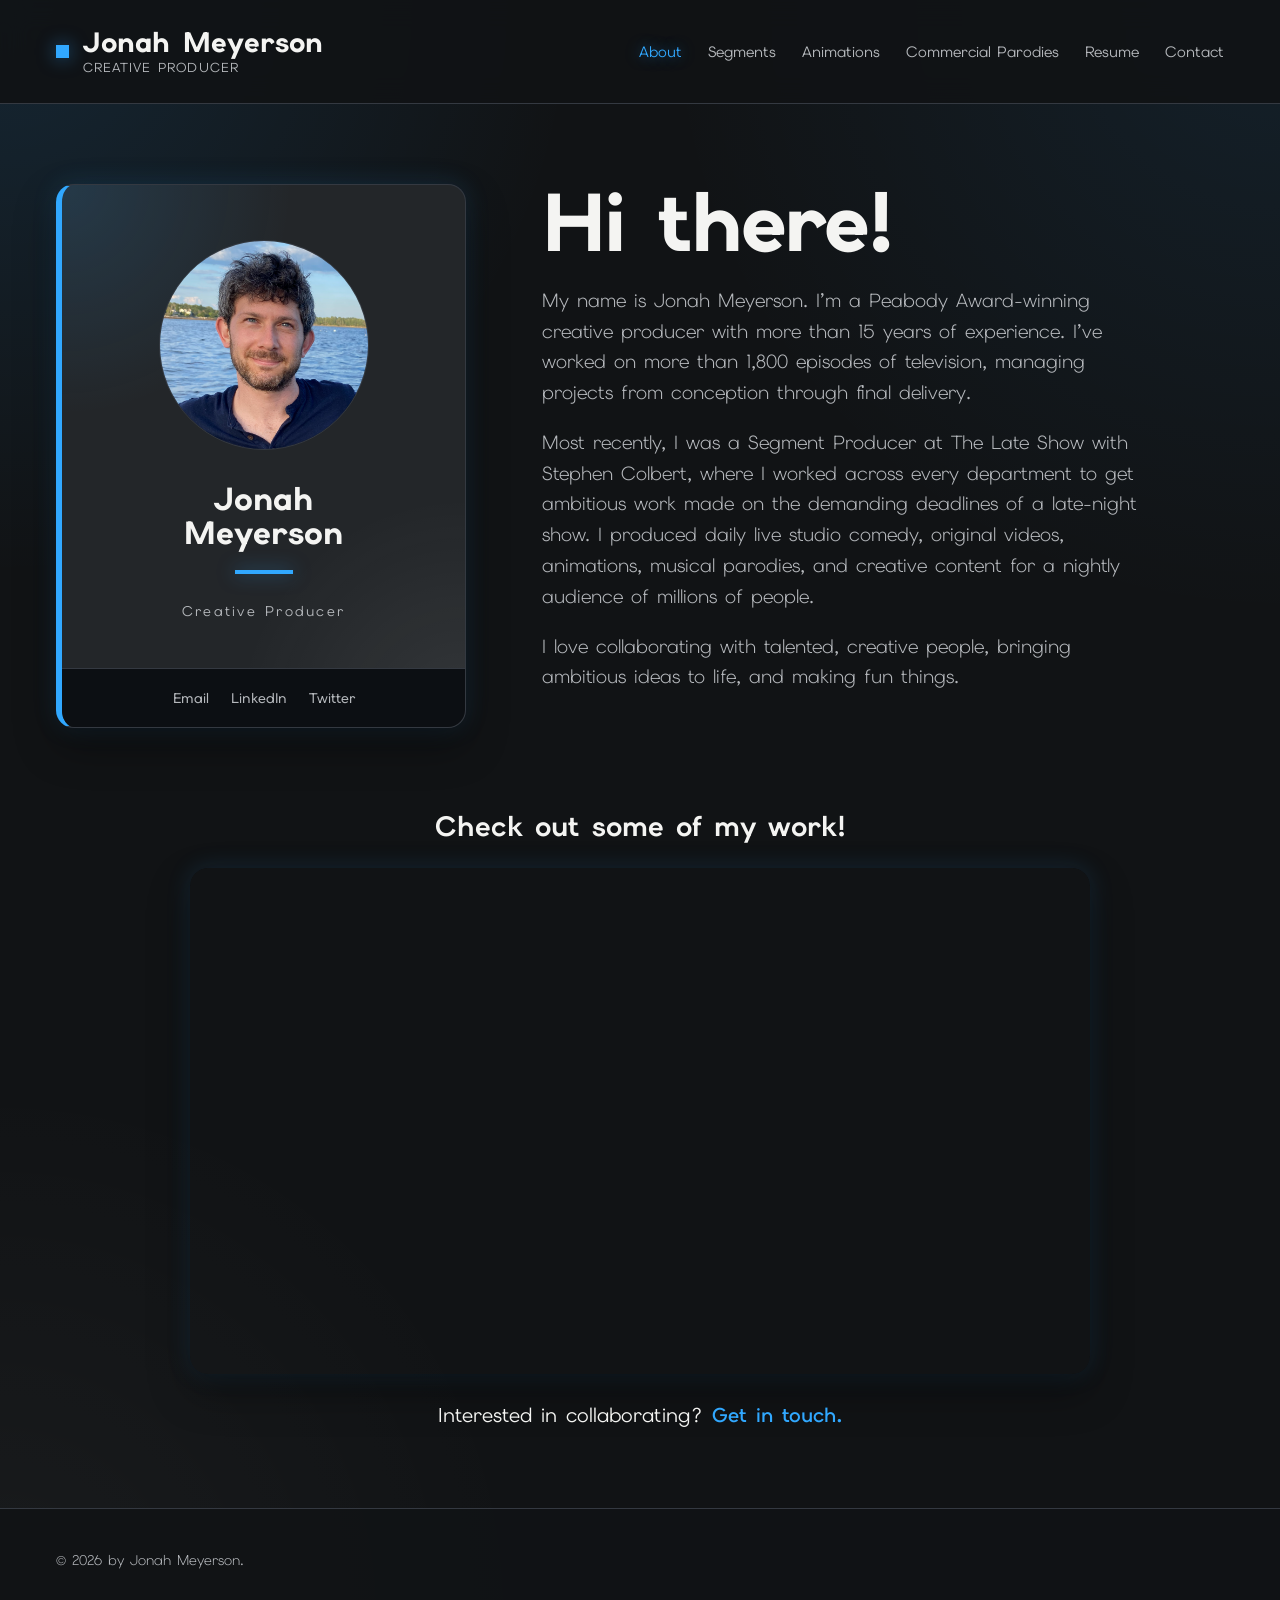
<file: index.html>
<!DOCTYPE html>
<html lang="en">
<head>
  <meta charset="UTF-8" />
  <meta name="viewport" content="width=device-width, initial-scale=1.0" />
  <title>Jonah Meyerson | About</title>
  <link rel="stylesheet" href="style.css" />
  <meta property="og:title" content="Jonah Meyerson" />
  <meta property="og:description" content="Creative Producer" />
  <meta property="og:image" content="https://jonahmeyerson.com/images/profile2.png" />
  <meta property="og:image:secure_url" content="https://jonahmeyerson.com/images/profile2.png" />
  <meta property="og:image:type" content="image/png" />
  <meta property="og:image:width" content="1200" />
  <meta property="og:image:height" content="1200" />
  <meta property="og:site_name" content="Jonah Meyerson" />
  <meta property="og:url" content="https://jonahmeyerson.com" />
  <meta property="og:type" content="website" />

  <meta name="twitter:card" content="summary_large_image" />
  <meta name="twitter:title" content="Jonah Meyerson" />
  <meta name="twitter:description" ccontent="Creative Producer" />
  <meta name="twitter:image" content="https://jonahmeyerson.com/images/profile2.png" />
</head>

<body>
  <header class="site-header">
    <div class="brand">
      <span class="blue-square"></span>
      <div class="brand-text">
        <a href="index.html" class="brand-name">Jonah Meyerson</a>
        <span class="brand-title">Creative Producer</span>
      </div>
    </div>

    <nav class="site-nav">
      <a href="index.html" class="active">About</a>
      <a href="segments.html">Segments</a>
      <a href="animations.html">Animations</a>
      <a href="commercial-parodies.html">Commercial Parodies</a>
      <a href="resume.html">Resume</a>
      <a href="contact.html">Contact</a>
    </nav>
  </header>

<main>
  <section class="page-section">
    <div class="about-section">
      <div class="profile-card">
        <img src="images/profile2.png" alt="Jonah Meyerson" class="profile-photo" />

        <h1>Jonah<br />Meyerson</h1>

        <div class="small-line"></div>

        <p class="profile-title">Creative Producer</p>

        <div class="social-links">
          <a href="mailto:jonahmeyerson@gmail.com">Email</a>
          <a href="https://www.linkedin.com/in/jonahmeyerson/" target="_blank">LinkedIn</a>
          <a href="https://x.com/jonahmeyerson" target="_blank">Twitter</a>
        </div>
      </div>

      <div class="intro-content">
        <h2>Hi there!</h2>

        <p>
          My name is Jonah Meyerson. I’m a Peabody Award-winning creative producer with more than 15 years of experience. I’ve worked on more than 1,800 episodes of television, managing projects from conception through final delivery.
        </p>

        <p>
          Most recently, I was a Segment Producer at The Late Show with Stephen Colbert, where I worked across every department to get ambitious work made on the demanding deadlines of a late-night show. I produced daily live studio comedy, original videos, 
          animations, musical parodies, and creative content for a nightly audience of millions of people.
        </p>

        <p>
          I love collaborating with talented, creative people, bringing ambitious ideas to life, and making fun things.
        </p>
      </div>
    </div>

    <div class="homepage-reel">
      <h3 class="reel-heading">Check out some of my work!</h3>

      <div class="about-reel">
        <iframe
          src="https://player.vimeo.com/video/1199527974?title=0&byline=0&portrait=0"
          allow="autoplay; fullscreen; picture-in-picture"
          allowfullscreen>
        </iframe>
      </div>

      <div class="about-cta">
        <p>
          Interested in collaborating?
          <a href="contact.html">Get in touch.</a>
        </p>
      </div>
    </div>
  </section>
</main>

  <footer class="site-footer">
    <p>© 2026 by Jonah Meyerson.</p>
  </footer>

  <script src="script.js"></script>
</body>
</html>
</file>
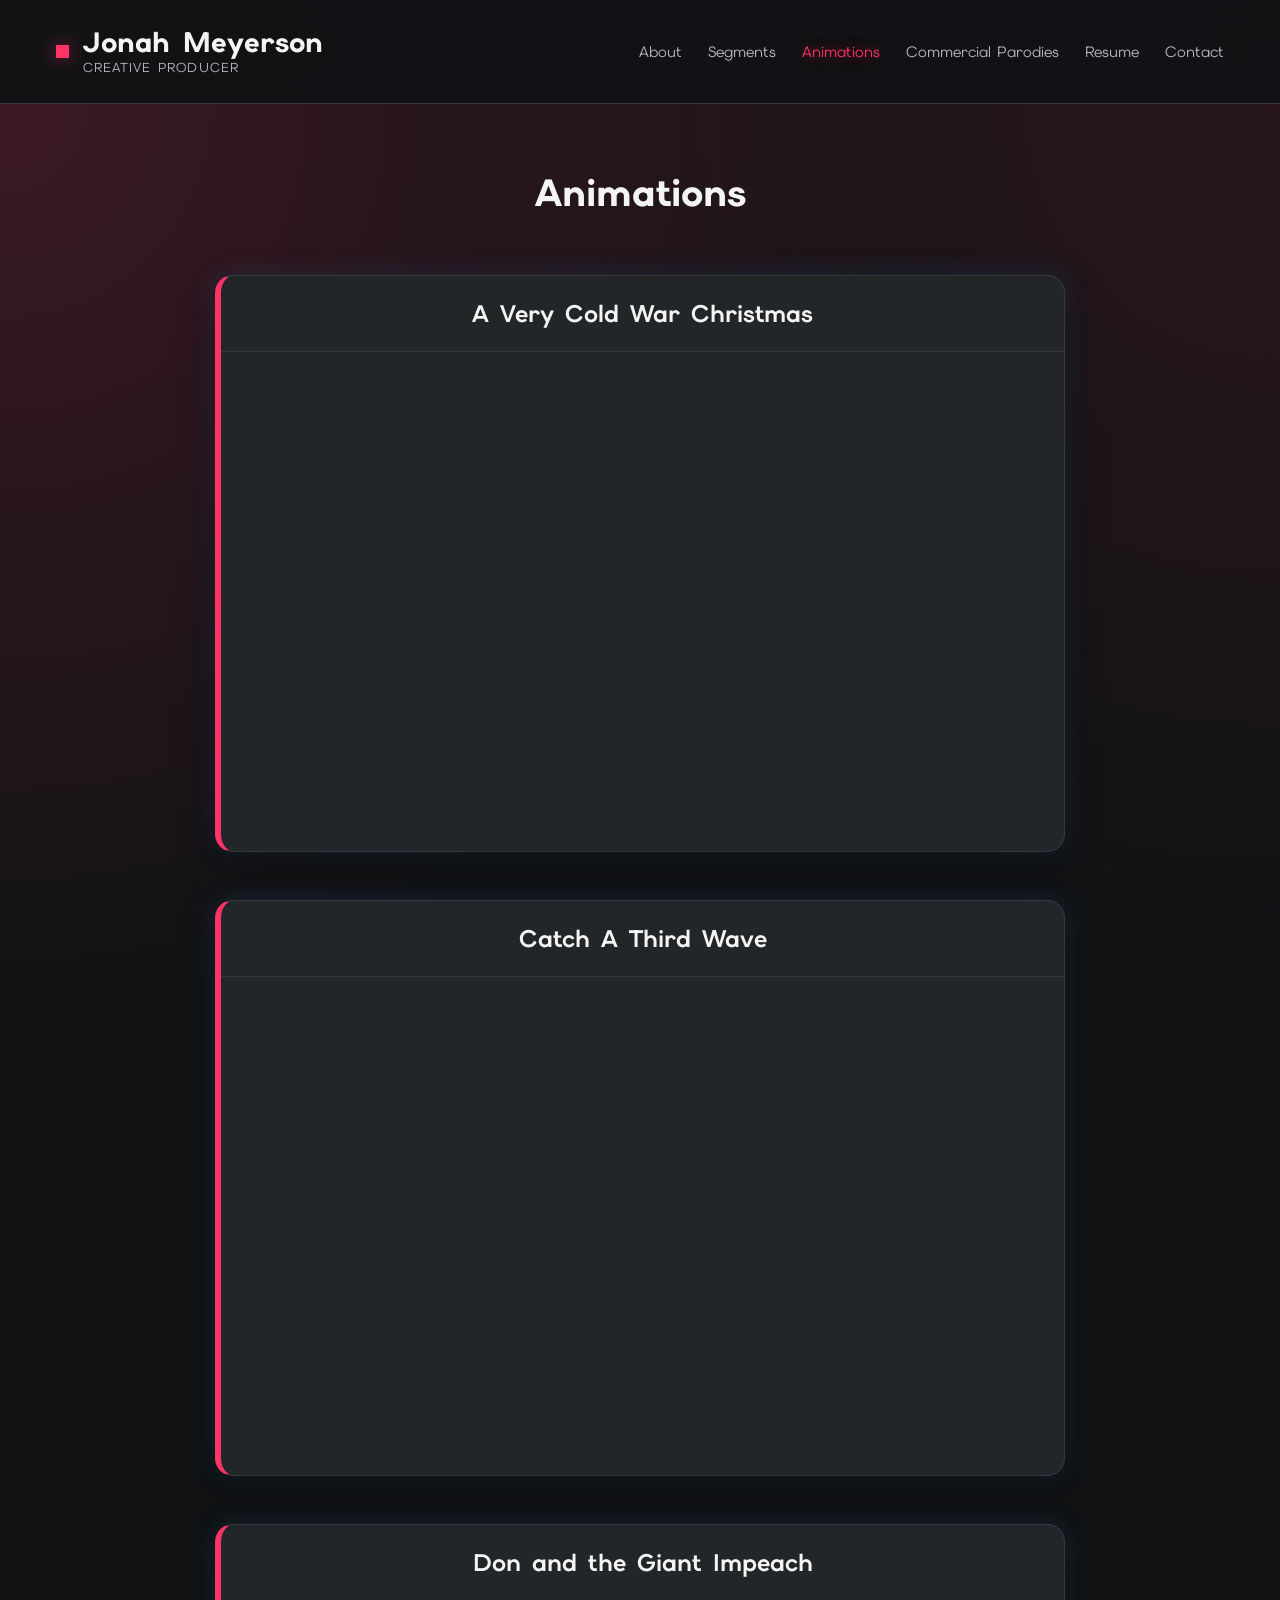
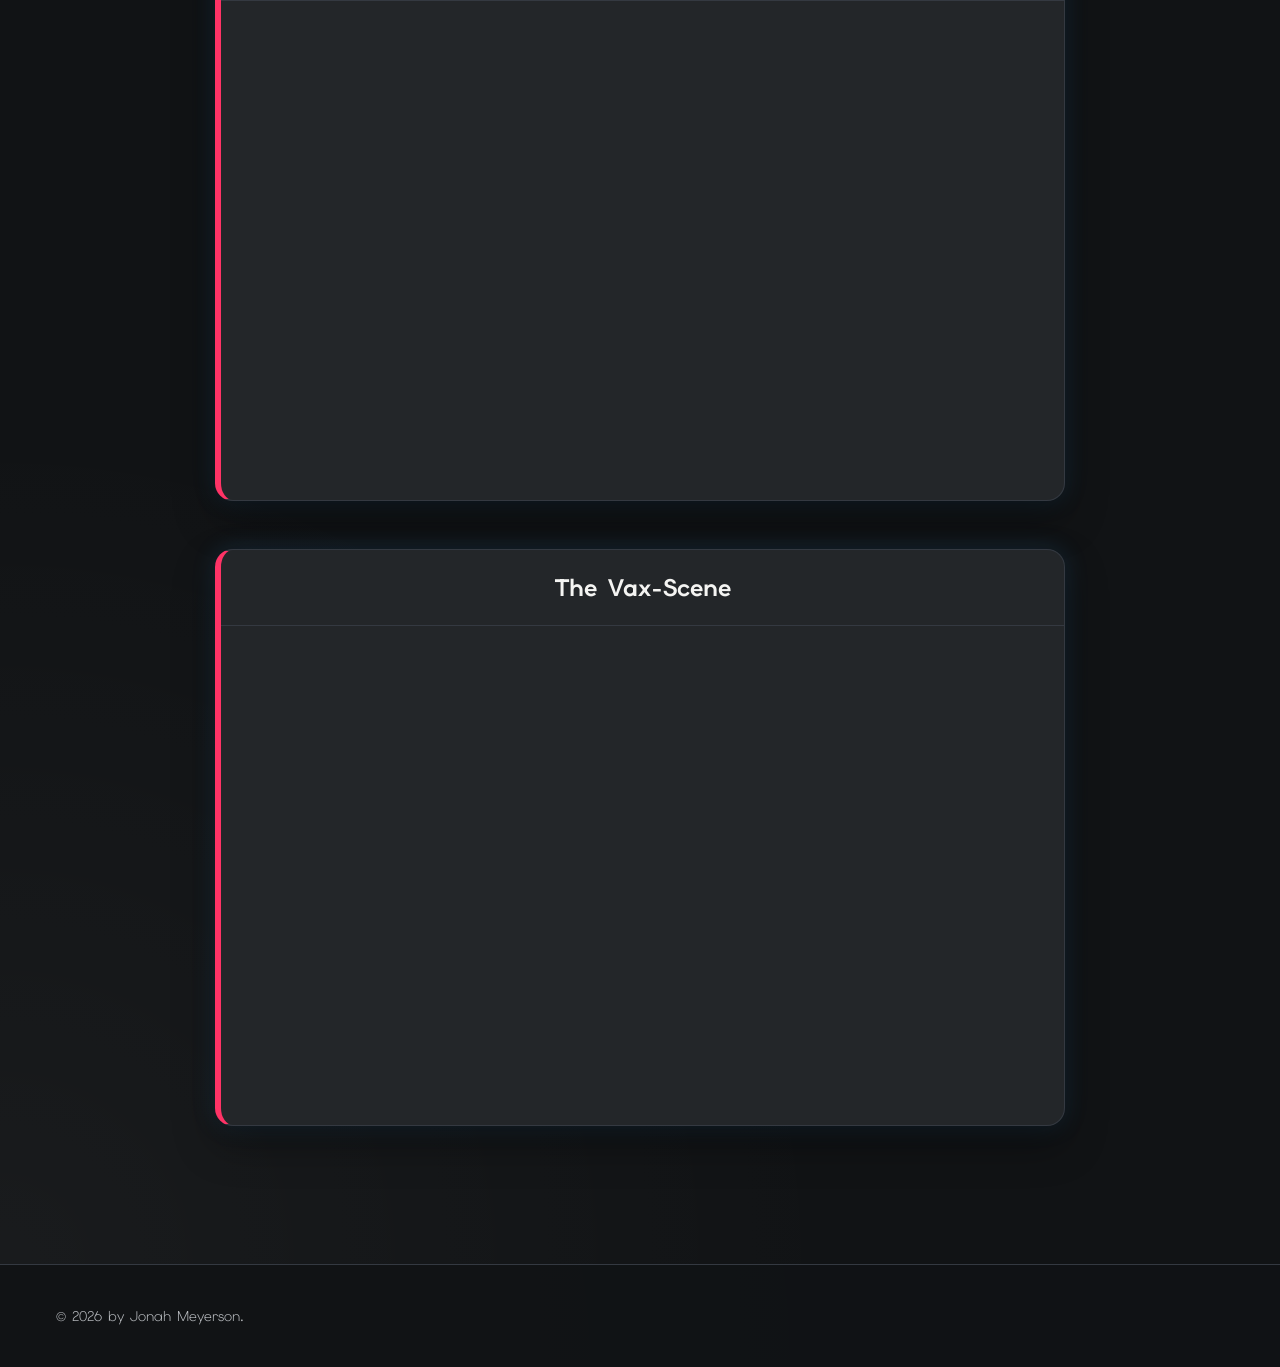
<file: animations.html>
<!DOCTYPE html>
<html lang="en">
<head>
  <meta charset="UTF-8" />
  <meta name="viewport" content="width=device-width, initial-scale=1.0" />
  <title>Jonah Meyerson | Animations</title>
  <link rel="stylesheet" href="style.css" />
</head>

<body>
  <header class="site-header">
    <div class="brand">
      <span class="blue-square"></span>
      <div class="brand-text">
        <a href="index.html" class="brand-name">Jonah Meyerson</a>
        <span class="brand-title">Creative Producer</span>
      </div>
    </div>

    <nav class="site-nav">
      <a href="index.html">About</a>
      <a href="segments.html">Segments</a>
      <a href="animations.html" class="active">Animations</a>
      <a href="commercial-parodies.html">Commercial Parodies</a>
      <a href="resume.html">Resume</a>
      <a href="contact.html">Contact</a>
    </nav>
  </header>

  <main>
    <section class="page-section portfolio-page">
      <div class="portfolio-inner">
        <h1>Animations</h1>
        <br>
        <article class="media-row">
          <h2 class="media-title">A Very Cold War Christmas</h2>

          <div class="media-video">
            <iframe
              src="https://player.vimeo.com/video/1199885007?title=0&byline=0&portrait=0"
              allow="autoplay; fullscreen; picture-in-picture"
              allowfullscreen>
            </iframe>
          </div>
        </article>

        <article class="media-row">
          <h2 class="media-title">Catch A Third Wave</h2>

          <div class="media-video">
            <iframe
              src="https://player.vimeo.com/video/1199885006?title=0&byline=0&portrait=0"
              allow="autoplay; fullscreen; picture-in-picture"
              allowfullscreen>
            </iframe>
          </div>
        </article>

        <article class="media-row">
          <h2 class="media-title">Don and the Giant Impeach</h2>

          <div class="media-video">
            <iframe
              src="https://player.vimeo.com/video/1199968792?title=0&byline=0&portrait=0" 
              allow="autoplay; fullscreen; picture-in-picture"
              allowfullscreen>
            </iframe>
          </div>
        </article>

        <article class="media-row">
          <h2 class="media-title">The Vax-Scene</h2>

          <div class="media-video">
            <iframe
              src="https://player.vimeo.com/video/1199885129?title=0&byline=0&portrait=0"
              allow="autoplay; fullscreen; picture-in-picture"
              allowfullscreen>
            </iframe>
          </div>
        </article>

      </div>
    </section>
  </main>

  <footer class="site-footer">
    <p>© 2026 by Jonah Meyerson.</p>
  </footer>

  <script src="script.js"></script>
</body>
</html>
</file>
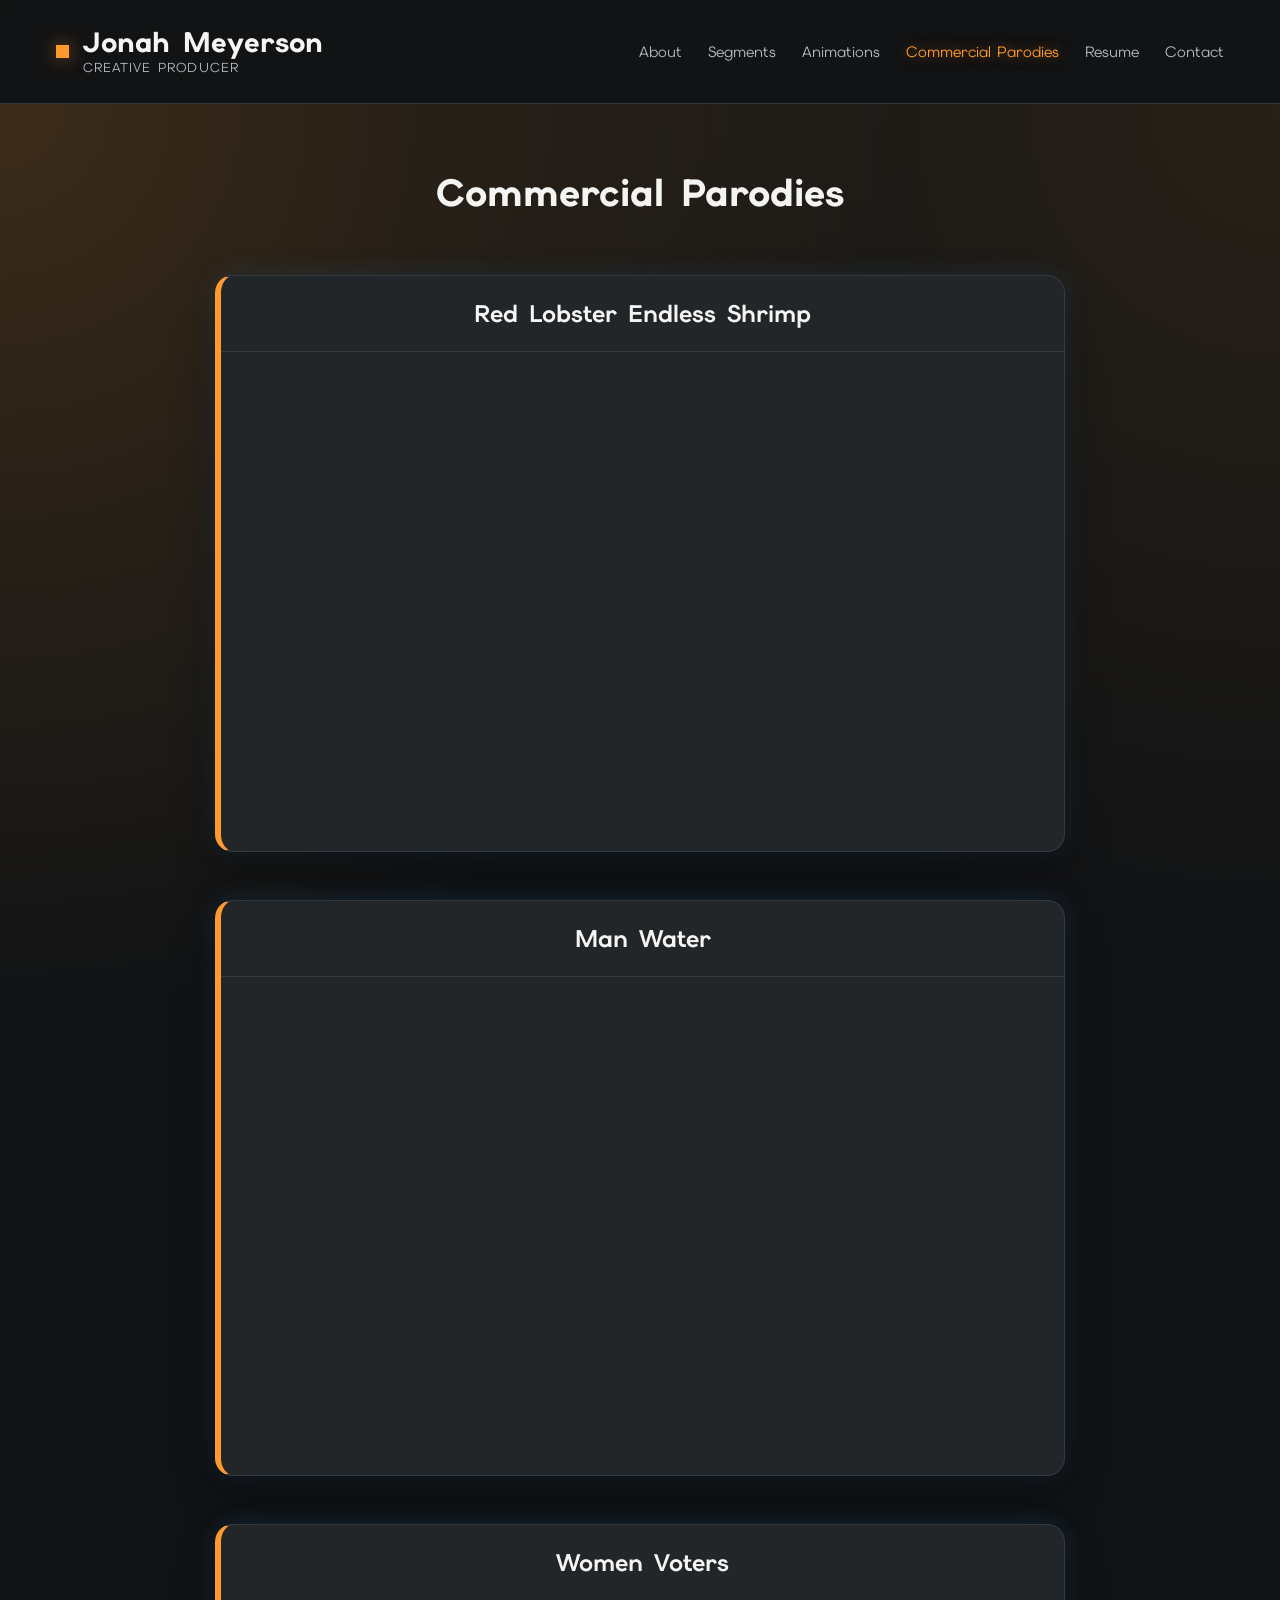
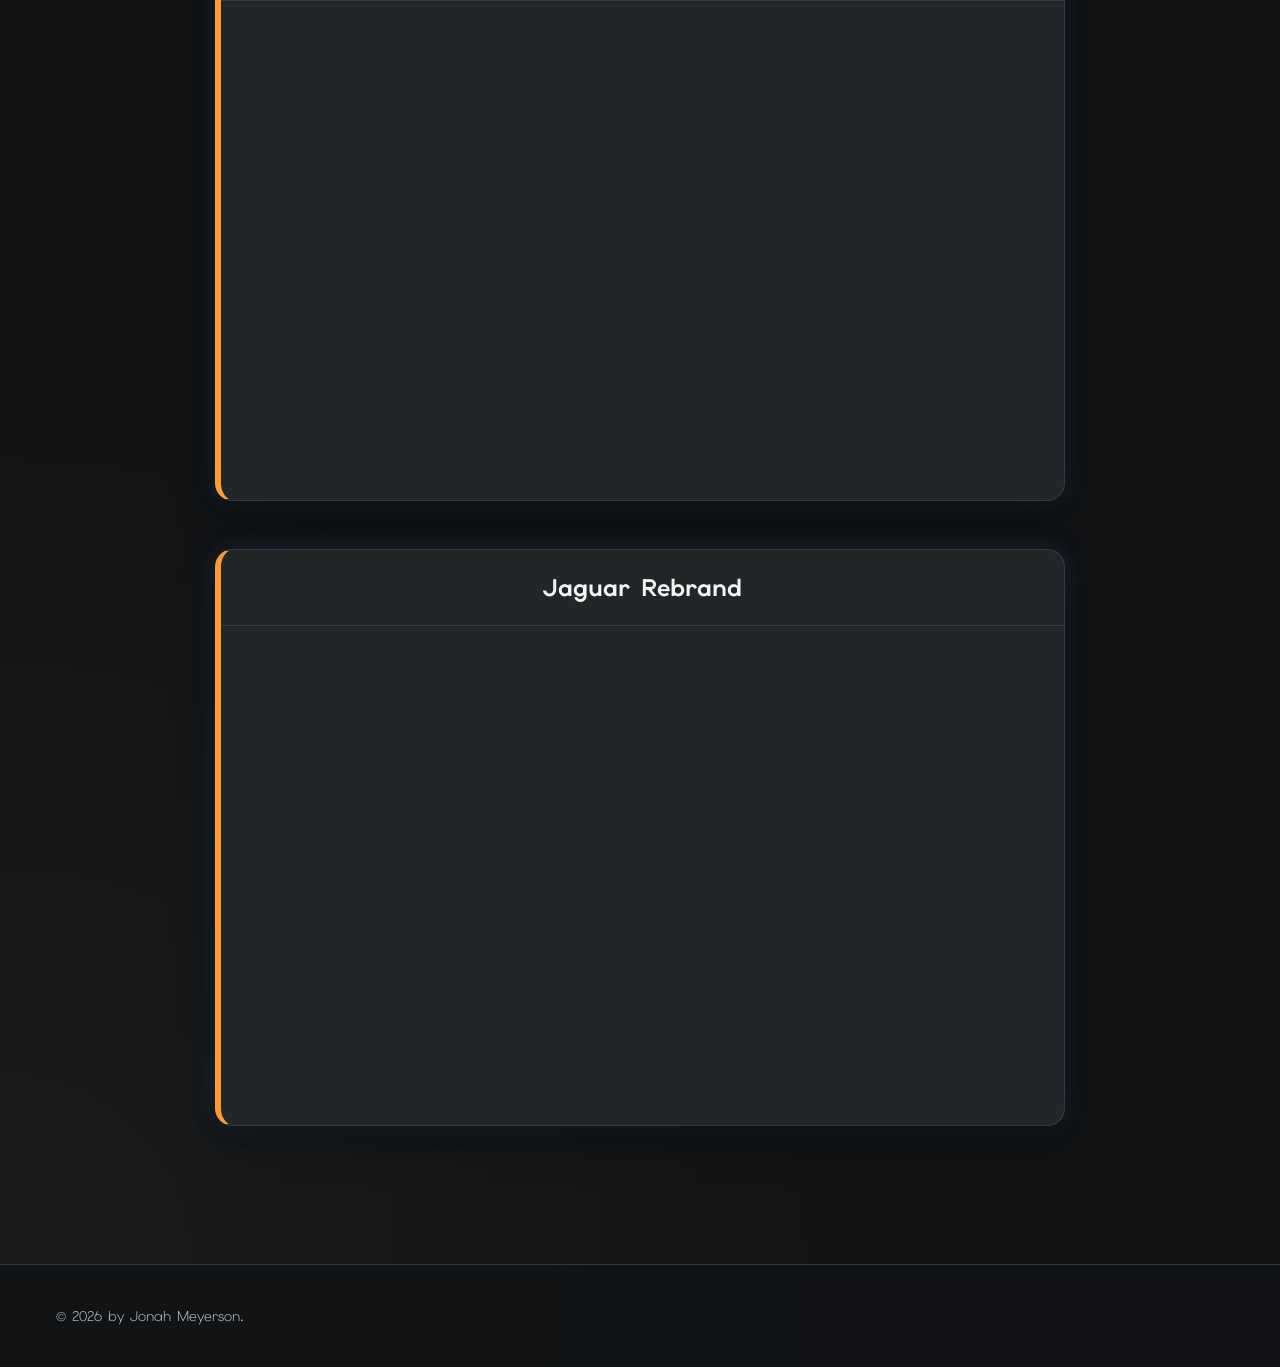
<file: commercial-parodies.html>
<!DOCTYPE html>
<html lang="en">
<head>
  <meta charset="UTF-8" />
  <meta name="viewport" content="width=device-width, initial-scale=1.0" />
  <title>Jonah Meyerson | Commercial Parodies</title>
  <link rel="stylesheet" href="style.css" />
</head>

<body>
  <header class="site-header">
    <div class="brand">
      <span class="blue-square"></span>
      <div class="brand-text">
        <a href="index.html" class="brand-name">Jonah Meyerson</a>
        <span class="brand-title">Creative Producer</span>
      </div>
    </div>

    <nav class="site-nav">
      <a href="index.html">About</a>
      <a href="segments.html">Segments</a>
      <a href="animations.html">Animations</a>
      <a href="commercial-parodies.html" class="active">Commercial Parodies</a>
      <a href="resume.html">Resume</a>
      <a href="contact.html">Contact</a>
    </nav>
  </header>

  <main>
    <section class="page-section portfolio-page">
      <div class="portfolio-inner">
        <h1>Commercial Parodies</h1>
        <br>
        <article class="media-row">
          <h2 class="media-title">Red Lobster Endless Shrimp</h2>

          <div class="media-video">
            <iframe
              src="https://player.vimeo.com/video/1199902497?title=0&byline=0&portrait=0"
              allow="autoplay; fullscreen; picture-in-picture"
              allowfullscreen>
            </iframe>
          </div>
        </article>

        <article class="media-row">
          <h2 class="media-title">Man Water</h2>

          <div class="media-video">
            <iframe
              src="https://player.vimeo.com/video/1199902496?title=0&byline=0&portrait=0"
              allow="autoplay; fullscreen; picture-in-picture"
              allowfullscreen>
            </iframe>
          </div>
        </article>

        <article class="media-row">
          <h2 class="media-title">Women Voters</h2>

          <div class="media-video">
            <iframe
              src="https://player.vimeo.com/video/1199902498?title=0&byline=0&portrait=0"
              allow="autoplay; fullscreen; picture-in-picture"
              allowfullscreen>
            </iframe>
          </div>
        </article>

        <article class="media-row">
          <h2 class="media-title">Jaguar Rebrand</h2>

          <div class="media-video">
            <iframe
              src="https://player.vimeo.com/video/1199902495?title=0&byline=0&portrait=0"
              allow="autoplay; fullscreen; picture-in-picture"
              allowfullscreen>
            </iframe>
          </div>
        </article>

      </div>
    </section>
  </main>

  <footer class="site-footer">
    <p>© 2026 by Jonah Meyerson.</p>
  </footer>

  <script src="script.js"></script>
</body>
</html>
</file>
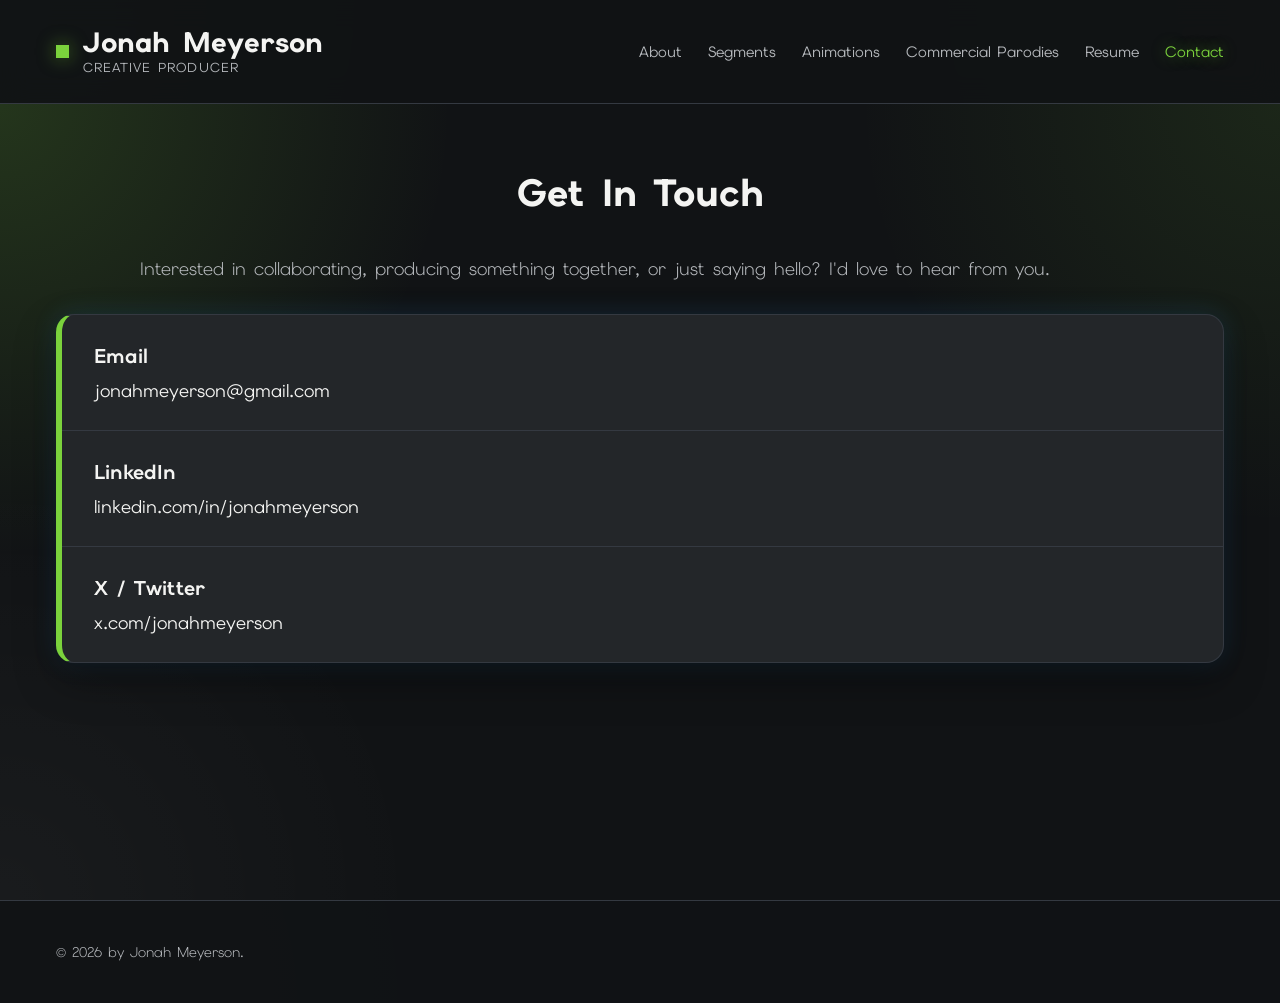
<file: contact.html>
<!DOCTYPE html>
<html lang="en">
<head>
  <meta charset="UTF-8" />
  <meta name="viewport" content="width=device-width, initial-scale=1.0" />
  <title>Jonah Meyerson | Contact</title>
  <link rel="stylesheet" href="style.css" />
</head>

<body>
  <header class="site-header">
    <div class="brand">
      <span class="blue-square"></span>
      <div class="brand-text">
        <a href="index.html" class="brand-name">Jonah Meyerson</a>
        <span class="brand-title">Creative Producer</span>
      </div>
    </div>

    <nav class="site-nav">
      <a href="index.html">About</a>
      <a href="segments.html">Segments</a>
      <a href="animations.html">Animations</a>
      <a href="commercial-parodies.html">Commercial Parodies</a>
      <a href="resume.html">Resume</a>
      <a href="contact.html" class="active">Contact</a>
    </nav>
  </header>

  <main>
    <section class="page-section portfolio-page">
      <div class="contact-page-inner">

        <h1>
          Get In Touch
        </h1>

        <p class="contact-intro">
          Interested in collaborating, producing something together,
          or just saying hello? I'd love to hear from you.
        </p>

        <div class="contact-card">

          <div class="contact-item">
            <h2>Email</h2>
            <a href="mailto:jonahmeyerson@gmail.com">
              jonahmeyerson@gmail.com
            </a>
          </div>

          <div class="contact-item">
            <h2>LinkedIn</h2>
            <a href="https://www.linkedin.com/in/jonahmeyerson/" target="_blank">
              linkedin.com/in/jonahmeyerson
            </a>
          </div>

          <div class="contact-item">
            <h2>X / Twitter</h2>
            <a href="https://x.com/jonahmeyerson" target="_blank">
              x.com/jonahmeyerson
            </a>
          </div>

        </div>

      </div>
    </section>
  </main>

  <footer class="site-footer">
    <p>© 2026 by Jonah Meyerson.</p>
  </footer>

  <script src="script.js"></script>
</body>
</html>
</file>
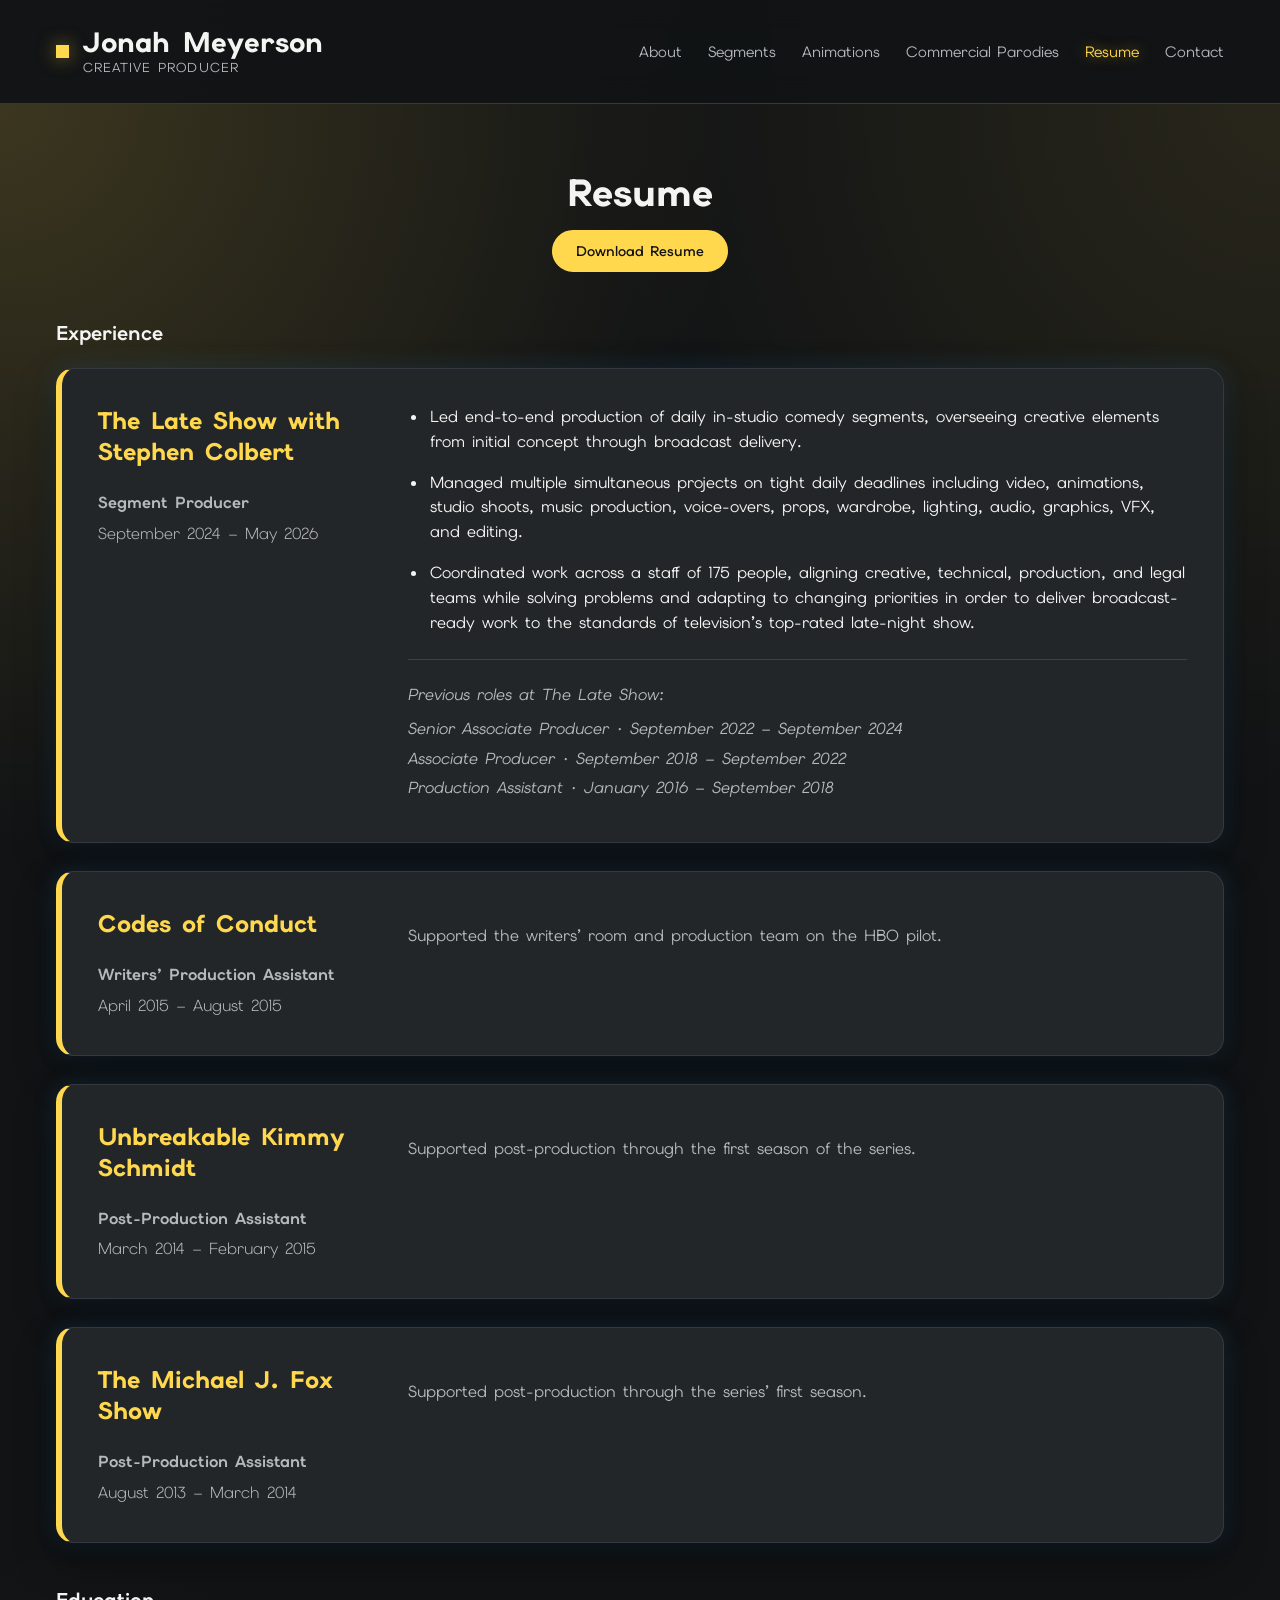
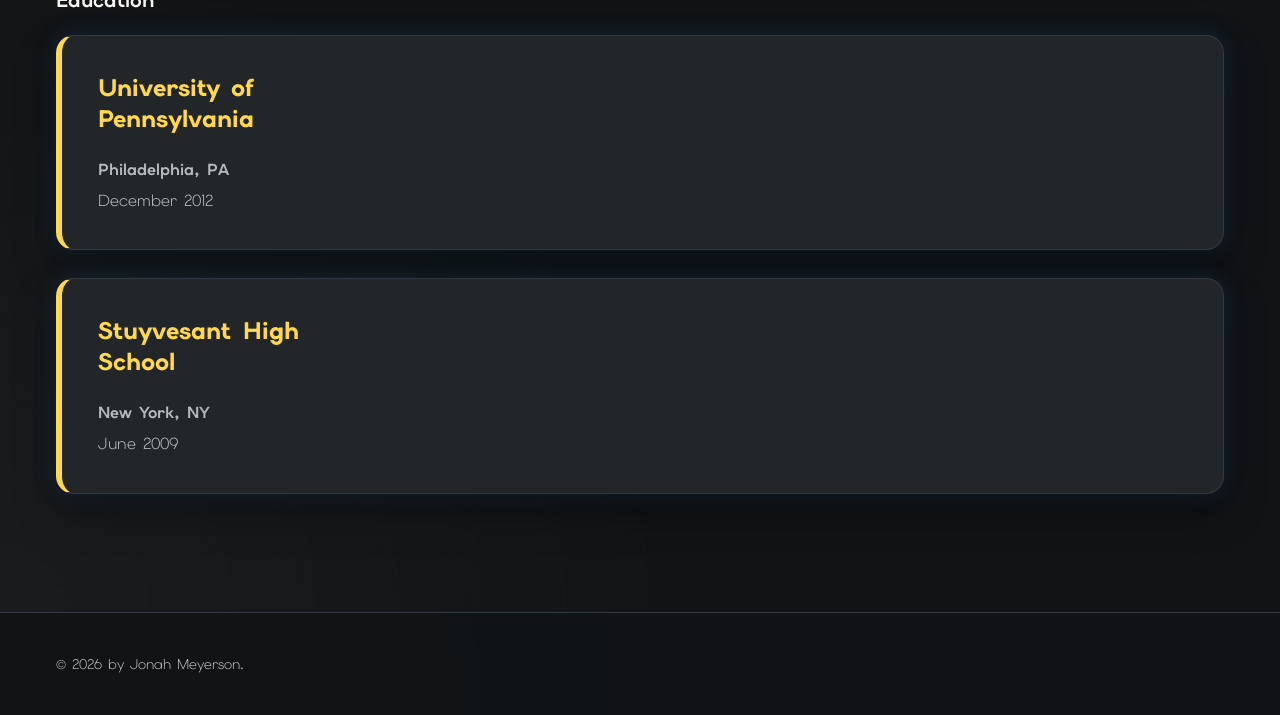
<file: resume.html>
<!DOCTYPE html>
<html lang="en">
<head>
  <meta charset="UTF-8" />
  <meta name="viewport" content="width=device-width, initial-scale=1.0" />
  <title>Jonah Meyerson | Resume</title>
  <link rel="stylesheet" href="style.css" />

  <style>
    /* Resume page: right-column formatting */

    .resume-description {
      min-width: 0;
    }

    .resume-description ul {
      margin: 0;
      padding-left: 1.25rem;
    }

    .resume-description li {
      margin-bottom: 1rem;
      padding-left: 0.15rem;
      line-height: 1.55;
    }

    .resume-description li:last-child {
      margin-bottom: 0;
    }

    .resume-previous-roles {
      margin-top: 1.5rem;
      padding-top: 1.1rem;
      border-top: 1px solid rgba(255, 255, 255, 0.12);
      font-style: italic;
      line-height: 1.55;
    }

    .resume-previous-roles p {
      margin: 0.3rem 0;
    }

    .resume-previous-roles-title {
      margin-bottom: 0.6rem !important;
    }
  </style>
</head>

<body>
  <header class="site-header">
    <div class="brand">
      <span class="blue-square"></span>
      <div class="brand-text">
        <a href="index.html" class="brand-name">Jonah Meyerson</a>
        <span class="brand-title">Creative Producer</span>
      </div>
    </div>

    <nav class="site-nav">
      <a href="index.html">About</a>
      <a href="segments.html">Segments</a>
      <a href="animations.html">Animations</a>
      <a href="commercial-parodies.html">Commercial Parodies</a>
      <a href="resume.html" class="active">Resume</a>
      <a href="contact.html">Contact</a>
    </nav>
  </header>

  <main>
    <section class="page-section portfolio-page">
      <div class="resume-page-inner">

        <div class="resume-page-header">
          <h1>Resume</h1>

          <a
            href="files/Jonah Meyerson Resume.pdf"
            class="button primary-button"
            download
          >
            Download Resume
          </a>
        </div>

        <h2 class="resume-section-title">Experience</h2>

        <!-- THE LATE SHOW -->
        <article class="resume-card">

          <!-- LEFT COLUMN -->
          <div>
            <h3>The Late Show with Stephen Colbert</h3>
            <p class="resume-role">Segment Producer</p>
            <p class="resume-date">September 2024 – May 2026</p>
          </div>

          <!-- RIGHT COLUMN -->
          <div class="resume-description">

            <ul>
              <li>
                Led end-to-end production of daily in-studio comedy segments, overseeing creative elements from initial concept through broadcast delivery.
              </li>

              <li>
                Managed multiple simultaneous projects on tight daily deadlines including video, animations, studio shoots, music production, voice-overs, props, wardrobe, lighting, audio, graphics, VFX, and editing.
              </li>

              <li>
                Coordinated work across a staff of 175 people, aligning creative, technical, production, and legal teams while solving problems and adapting to changing priorities in order to deliver broadcast-ready work to the standards of television’s top-rated late-night show.
              </li>
            </ul>

            <div class="resume-previous-roles">
              <p class="resume-previous-roles-title">
                Previous roles at The Late Show:
              </p>

              <p>
                Senior Associate Producer · September 2022 – September 2024
              </p>

              <p>
                Associate Producer · September 2018 – September 2022
              </p>

              <p>
                Production Assistant · January 2016 – September 2018
              </p>
            </div>

          </div>
        </article>


        <!-- CODES OF CONDUCT -->
        <article class="resume-card">

          <div>
            <h3>Codes of Conduct</h3>
            <p class="resume-role">Writers’ Production Assistant</p>
            <p class="resume-date">April 2015 – August 2015</p>
          </div>

          <div class="resume-description">
            <p>
              Supported the writers’ room and production team on the HBO pilot.
            </p>
          </div>

        </article>


        <!-- UNBREAKABLE KIMMY SCHMIDT -->
        <article class="resume-card">

          <div>
            <h3>Unbreakable Kimmy Schmidt</h3>
            <p class="resume-role">Post-Production Assistant</p>
            <p class="resume-date">March 2014 – February 2015</p>
          </div>

          <div class="resume-description">
            <p>
              Supported post-production through the first season of the series.
            </p>
          </div>

        </article>


        <!-- THE MICHAEL J. FOX SHOW -->
        <article class="resume-card">

          <div>
            <h3>The Michael J. Fox Show</h3>
            <p class="resume-role">Post-Production Assistant</p>
            <p class="resume-date">August 2013 – March 2014</p>
          </div>

          <div class="resume-description">
            <p>
              Supported post-production through the series’ first season.
            </p>
          </div>

        </article>


        <h2 class="resume-section-title">Education</h2>


        <!-- UNIVERSITY OF PENNSYLVANIA -->
        <article class="resume-card">

          <div>
            <h3>University of Pennsylvania</h3>
            <p class="resume-role">Philadelphia, PA</p>
            <p class="resume-date">December 2012</p>
          </div>

        </article>


        <!-- STUYVESANT HIGH SCHOOL -->
        <article class="resume-card">

          <div>
            <h3>Stuyvesant High School</h3>
            <p class="resume-role">New York, NY</p>
            <p class="resume-date">June 2009</p>
          </div>

        </article>

      </div>
    </section>
  </main>

  <footer class="site-footer">
    <p>© 2026 by Jonah Meyerson.</p>
  </footer>

  <script src="script.js"></script>
</body>
</html>
</file>
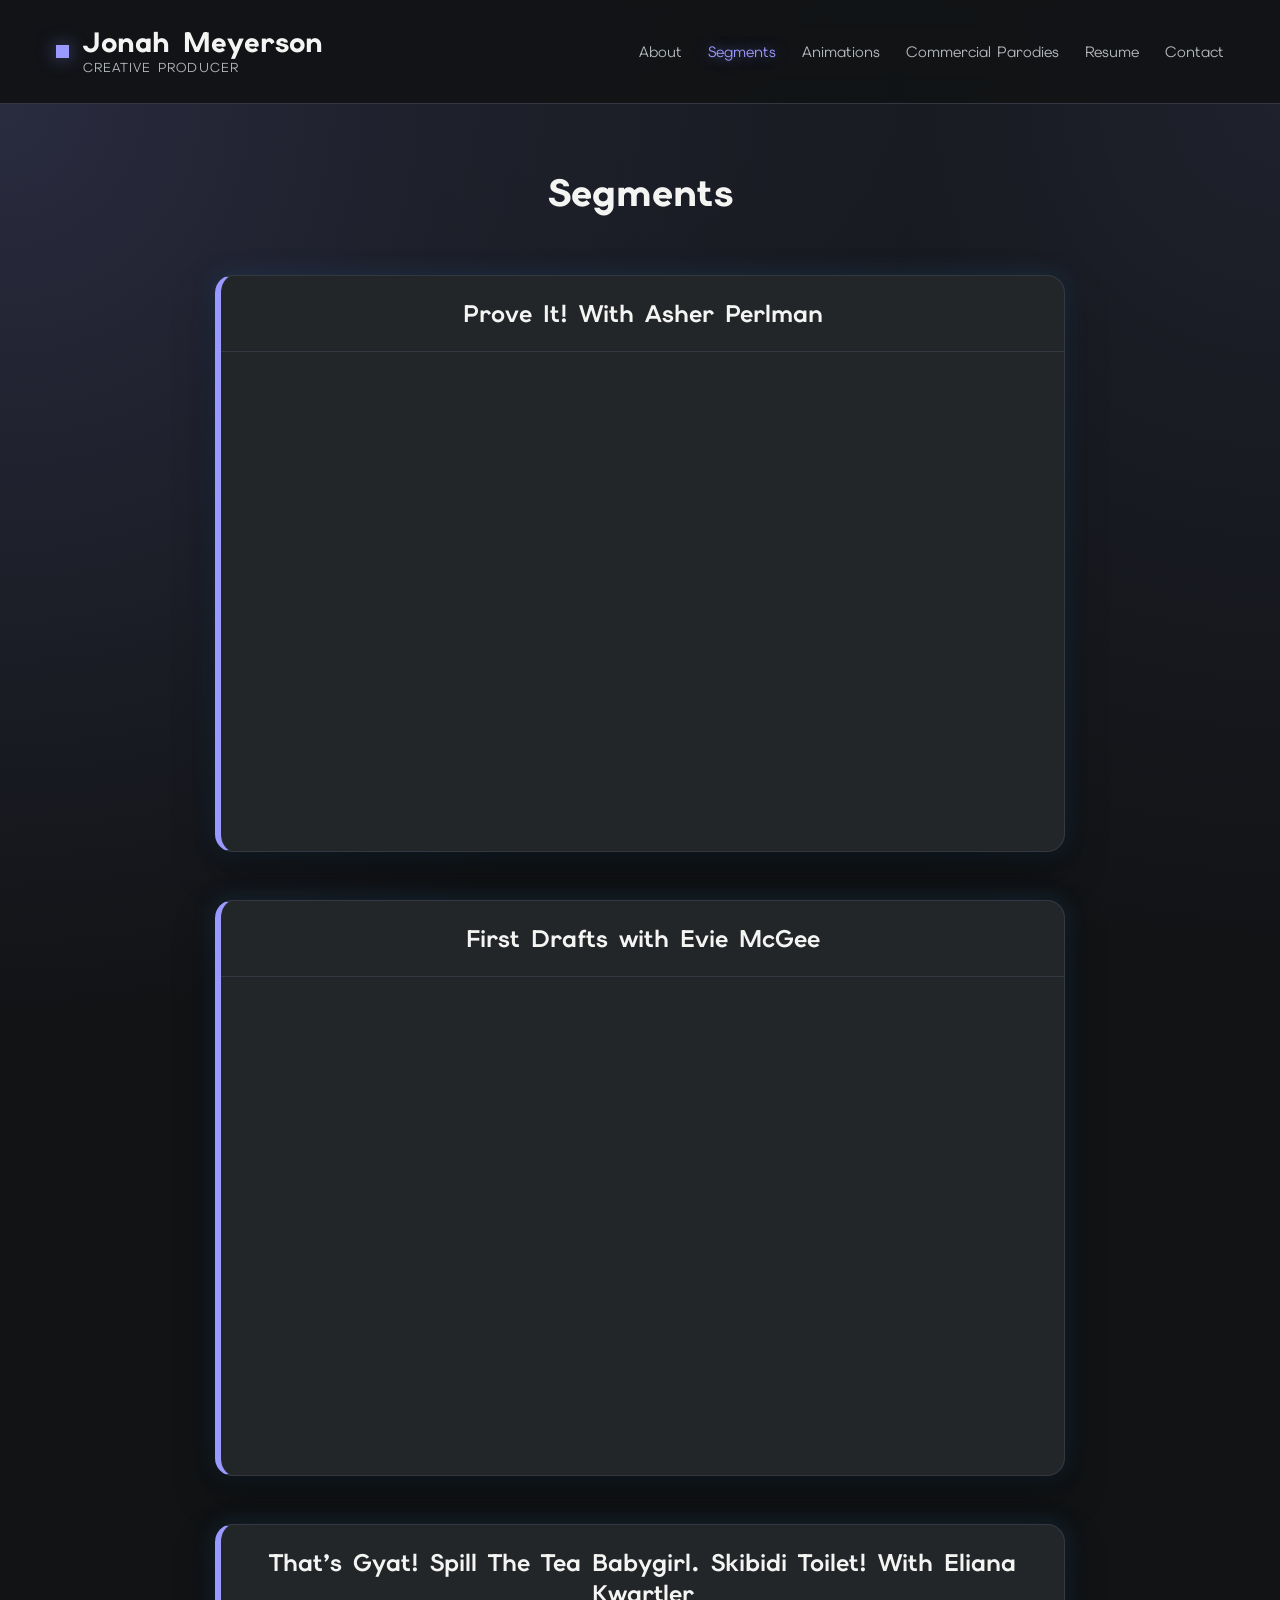
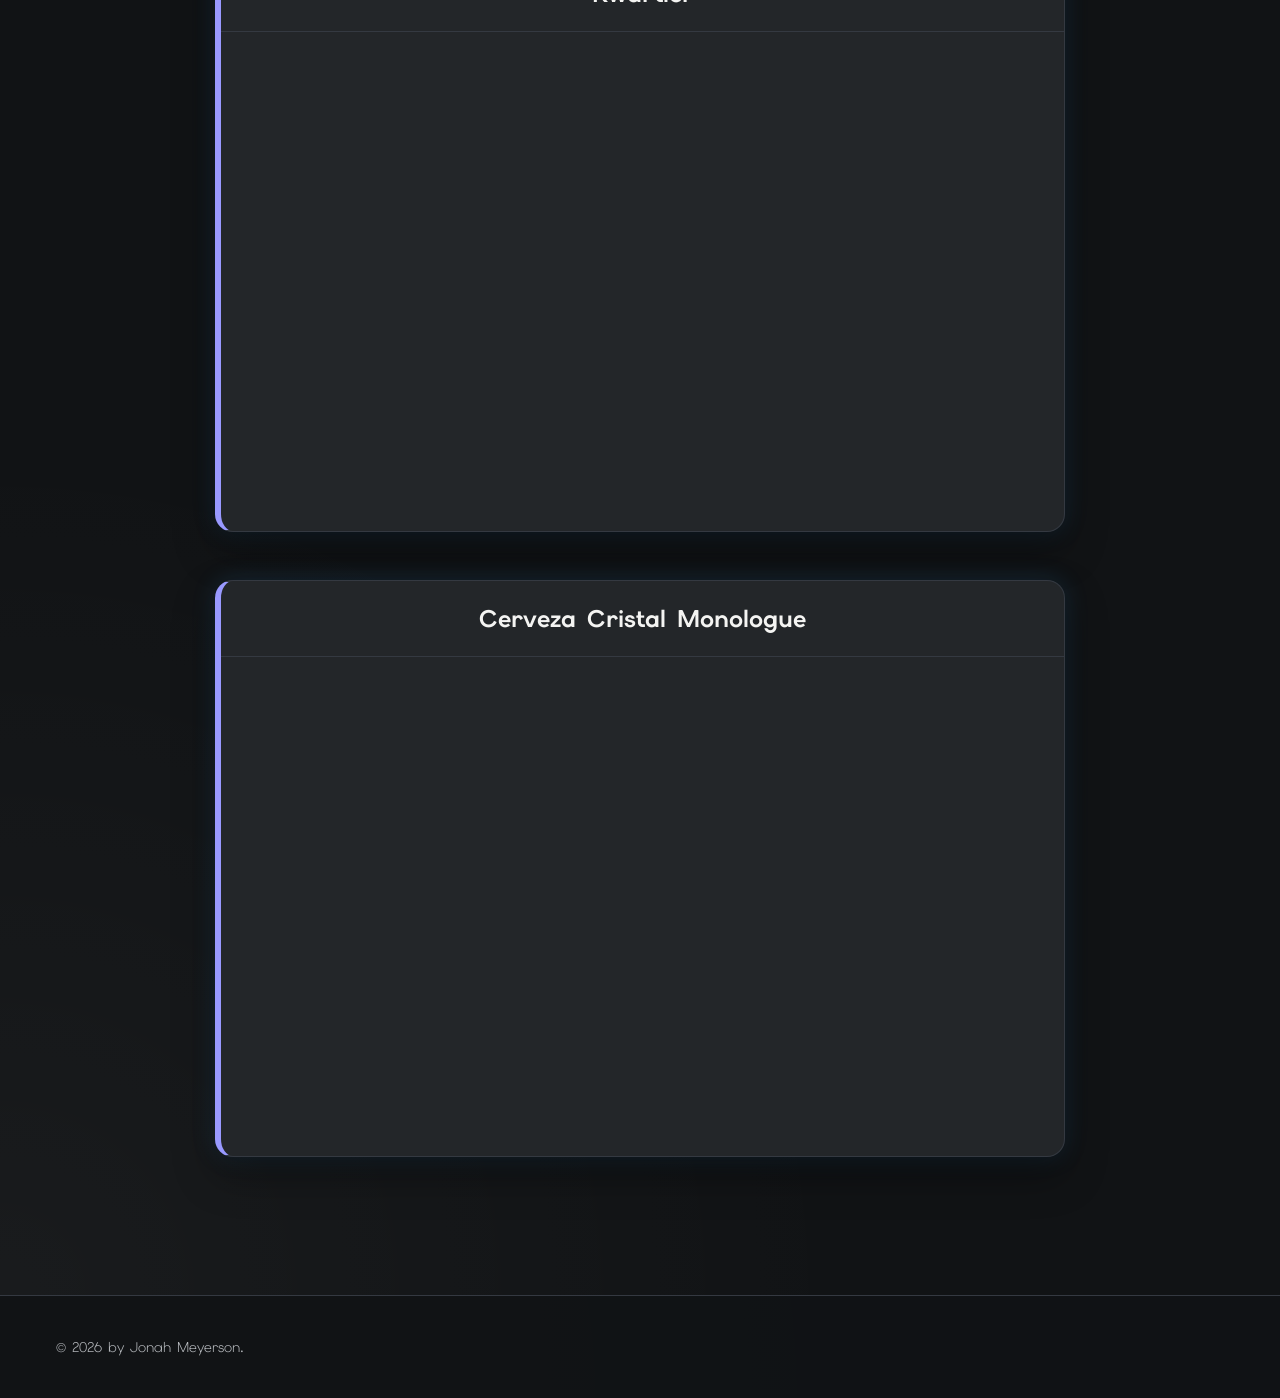
<file: segments.html>
<!DOCTYPE html>
<html lang="en">
<head>
  <meta charset="UTF-8" />
  <meta name="viewport" content="width=device-width, initial-scale=1.0" />
  <title>Jonah Meyerson | Segments</title>
  <link rel="stylesheet" href="style.css" />
</head>

<body>
  <header class="site-header">
    <div class="brand">
      <span class="blue-square"></span>
      <div class="brand-text">
        <a href="index.html" class="brand-name">Jonah Meyerson</a>
        <span class="brand-title">Creative Producer</span>
      </div>
    </div>

    <nav class="site-nav">
      <a href="index.html">About</a>
      <a href="segments.html" class="active">Segments</a>
      <a href="animations.html">Animations</a>
      <a href="commercial-parodies.html">Commercial Parodies</a>
      <a href="resume.html">Resume</a>
      <a href="contact.html">Contact</a>
    </nav>
  </header>

  <main>
    <section class="page-section portfolio-page">
      <div class="portfolio-inner">
        <h1>Segments</h1>
        <br>
        <article class="media-row">
           <h2 class="media-title">
            Prove It! With Asher Perlman
           </h2>

          <div class="media-video">
            <iframe
              src="https://player.vimeo.com/video/1199884084?title=0&byline=0&portrait=0"
              allow="autoplay; fullscreen; picture-in-picture"
              allowfullscreen>
            </iframe>
          </div>
        </article>

        <article class="media-row">

           <h2 class="media-title">
            First Drafts with Evie McGee
           </h2>

          <div class="media-video">
            <iframe
              src="https://player.vimeo.com/video/1199884083?title=0&byline=0&portrait=0"
              allow="autoplay; fullscreen; picture-in-picture"
              allowfullscreen>
            </iframe>
          </div>
        </article>

        <article class="media-row">

           <h2 class="media-title">
            That’s Gyat! Spill The Tea Babygirl. Skibidi Toilet! With Eliana Kwartler
           </h2>

          <div class="media-video">
            <iframe
              src="https://player.vimeo.com/video/1199884085?title=0&byline=0&portrait=0"
              allow="autoplay; fullscreen; picture-in-picture"
              allowfullscreen>
            </iframe>
          </div>
        </article>

        <article class="media-row">

           <h2 class="media-title">
            Cerveza Cristal Monologue
           </h2>

          <div class="media-video">
            <iframe
              src="https://player.vimeo.com/video/1199971283?title=0&byline=0&portrait=0"
              allow="autoplay; fullscreen; picture-in-picture"
              allowfullscreen>
            </iframe>
          </div>
        </article>
      </div>
    </section>
  </main>

  <footer class="site-footer">
    <p>© 2026 by Jonah Meyerson.</p>
  </footer>

  <script src="script.js"></script>
</body>
</html>
</file>
<file: style.css>
@import url('https://fonts.googleapis.com/css2?family=Elms+Sans:wght@300;400;500;600;700;800&display=swap');

:root {
--accent: #31a8ff;

--photoshop-blue: #31a8ff;
--premiere-purple: #9999ff;
--animation-red: #ff3366;
--illustrator-orange: #ff9a2f;
--resume-yellow: #ffd84d;
--contact-green: #7bd23c;

--background: #111315;
--card: #232629;
--text: #f4f4f2;
--muted: #b5b8bc;
--line: #343941;

--card-radius: 18px;
--card-shadow:
0 18px 40px rgba(0, 0, 0, 0.35),
0 0 24px color-mix(in srgb, var(--accent) 15%, transparent);
}

* {
  box-sizing: border-box;
  }

html {
scroll-behavior: smooth;
}

body {
margin: 0;
font-family: "Elms Sans", sans-serif;
color: var(--text);
background:
radial-gradient(circle at top left, color-mix(in srgb, var(--accent) 13%, transparent), transparent 28%),
radial-gradient(circle at top right, color-mix(in srgb, var(--accent) 9%, transparent), transparent 30%),
radial-gradient(circle at bottom left, rgba(255, 255, 255, 0.035), transparent 26%),
var(--background);
font-weight: 400;
}

/* PAGE ACCENTS */

body:has(a[href="index.html"].active) {
--accent: var(--photoshop-blue);
}

body:has(a[href="segments.html"].active) {
--accent: var(--premiere-purple);
}

body:has(a[href="animations.html"].active) {
--accent: var(--animation-red);
}

body:has(a[href="commercial-parodies.html"].active) {
--accent: var(--illustrator-orange);
}

body:has(a[href="resume.html"].active) {
--accent: var(--resume-yellow);
}

body:has(a[href="contact.html"].active) {
--accent: var(--contact-green);
}

/* GLOBAL */

.page-section {
min-height: calc(100vh - 104px);
padding: 80px 56px;
}

.blue-square,
.red-square {
display: inline-block;
width: 13px;
height: 13px;
background: var(--accent);
box-shadow: 0 0 18px color-mix(in srgb, var(--accent) 50%, transparent);
flex: 0 0 auto;
}

.button {
display: inline-block;
padding: 10px 22px;
border-radius: 999px;
text-decoration: none;
font-weight: 600;
font-size: 14px;
}

.primary-button {
background: var(--accent);
color: var(--background);
border: 2px solid var(--accent);
}

.primary-button:hover {
background: transparent;
color: var(--accent);
}

.secondary-button {
background: transparent;
color: var(--text);
border: 2px solid var(--line);
}

.secondary-button:hover {
border-color: var(--accent);
color: var(--accent);
}

/* HEADER */

.site-header {
position: sticky;
top: 0;
z-index: 10;
min-height: 104px;
padding: 0 56px;
background: rgba(17, 19, 21, 0.92);
border-bottom: 1px solid var(--line);
backdrop-filter: blur(14px);
display: flex;
align-items: center;
justify-content: space-between;
}

.brand {
display: flex;
align-items: center;
gap: 14px;
}

.brand-text {
display: flex;
flex-direction: column;
line-height: 1.1;
}

.brand-name {
font-size: 28px;
font-weight: 800;
color: var(--text);
text-decoration: none;
}

.brand-name:hover {
color: var(--accent);
text-shadow: 0 0 14px color-mix(in srgb, var(--accent) 50%, transparent);
}

.brand-title {
margin-top: 3px;
color: var(--muted);
font-size: 13px;
font-weight: 400;
letter-spacing: 0.08em;
text-transform: uppercase;
}

.site-nav {
display: flex;
gap: 26px;
font-size: 15px;
font-weight: 400;
}

.site-nav a {
color: var(--muted);
text-decoration: none;
transition: color 0.18s ease, text-shadow 0.18s ease;
}

.site-nav a:hover,
.site-nav a.active {
color: var(--accent);
text-shadow: 0 0 14px color-mix(in srgb, var(--accent) 55%, transparent);
}

.site-nav a[href="index.html"]:hover,
.site-nav a[href="index.html"].active {
color: var(--photoshop-blue);
}

.site-nav a[href="segments.html"]:hover,
.site-nav a[href="segments.html"].active {
color: var(--premiere-purple);
}

.site-nav a[href="animations.html"]:hover,
.site-nav a[href="animations.html"].active {
color: var(--animation-red);
}

.site-nav a[href="commercial-parodies.html"]:hover,
.site-nav a[href="commercial-parodies.html"].active {
color: var(--illustrator-orange);
}

.site-nav a[href="resume.html"]:hover,
.site-nav a[href="resume.html"].active {
color: var(--resume-yellow);
}

.site-nav a[href="contact.html"]:hover,
.site-nav a[href="contact.html"].active {
color: var(--contact-green);
}

/* ABOUT PAGE */

.about-section {
display: grid;
grid-template-columns: 410px 1fr;
gap: 76px;
align-items: start;
max-width: 1200px;
margin: 0 auto;
}

.profile-card {
background:
radial-gradient(circle at top left, color-mix(in srgb, var(--accent) 15%, transparent), transparent 34%),
radial-gradient(circle at bottom right, rgba(255, 255, 255, 0.08), transparent 34%),
var(--card);
text-align: center;
border: 1px solid var(--line);
border-left: 6px solid var(--accent);
border-radius: var(--card-radius);
box-shadow: var(--card-shadow);
overflow: hidden;
}

.profile-photo {
width: 210px;
height: 210px;
border-radius: 50%;
object-fit: cover;
object-position: center center;
margin-top: 55px;
border: 1px solid var(--line);
}

.profile-card h1 {
font-size: 32px;
line-height: 1.05;
margin: 28px 0 20px;
font-weight: 800;
}

.small-line {
width: 58px;
height: 4px;
background: var(--accent);
box-shadow: 0 0 18px color-mix(in srgb, var(--accent) 50%, transparent);
margin: 0 auto 28px;
}

.profile-title {
color: var(--muted);
letter-spacing: 0.16em;
font-size: 14px;
font-weight: 400;
margin-bottom: 48px;
}

.social-links {
background: #0c0f13;
border-top: 1px solid var(--line);
padding: 20px;
display: flex;
justify-content: center;
gap: 22px;
}

.social-links a {
color: var(--muted);
font-weight: 500;
text-decoration: none;
font-size: 14px;
}

.social-links a:hover {
color: var(--accent);
}

.intro-content h2 {
font-size: 82px;
line-height: 0.95;
margin: 0 0 24px;
font-weight: 800;
letter-spacing: -0.03em;
}

.intro-content p {
color: var(--muted);
font-size: 19px;
line-height: 1.62;
max-width: 610px;
font-weight: 300;
}

.homepage-reel {
max-width: 1180px;
margin: 80px auto 0;
text-align: center;
}

.reel-heading {
text-align: center;
margin: 40px 0 18px;
font-size: 28px;
font-weight: 700;
color: var(--text);
}

.about-reel {
width: 100%;
max-width: 900px;
margin: 24px auto 0;
}

.about-reel iframe {
width: 100%;
aspect-ratio: 16 / 9;
border: 0;
border-radius: var(--card-radius);
display: block;
box-shadow: var(--card-shadow);
}

.about-cta {
margin-top: 28px;
text-align: center;
}

.about-cta p {
font-size: 20px;
margin: 0;
}

.about-cta a {
color: var(--accent);
text-decoration: none;
font-weight: 600;
}

.about-cta a:hover {
text-decoration: underline;
}

/* PORTFOLIO / VIDEO PAGES */

.portfolio-page {
background:
radial-gradient(circle at top left, color-mix(in srgb, var(--accent) 18%, transparent), transparent 30%),
radial-gradient(circle at top right, color-mix(in srgb, var(--accent) 10%, transparent), transparent 28%),
radial-gradient(circle at bottom left, rgba(255, 255, 255, 0.035), transparent 28%),
var(--background);
padding-top: 70px;
padding-bottom: 90px;
}

.portfolio-inner,
.resume-page-inner,
.contact-page-inner {
width: 100%;
max-width: 1180px;
margin: 0 auto;
}

.portfolio-page h1,
.contact-page-inner h1 {
display: block;
width: 100%;
text-align: center;
font-size: 38px;
line-height: 1;
margin: 0 0 42px;
font-weight: 800;
}

.portfolio-intro,
.contact-intro {
color: var(--muted);
font-size: 18px;
line-height: 1.65;
max-width: 1000px;
margin: 0 auto 30px;
font-weight: 300;
text-align: left;
}

.portfolio-intro:last-of-type {
margin-bottom: 52px;
}

.media-row {
max-width: 850px;
margin: 0 auto 48px;
background: var(--card);
border: 1px solid var(--line);
border-left: 6px solid var(--accent);
border-radius: var(--card-radius);
box-shadow: var(--card-shadow);
overflow: hidden;
}

.media-title {
margin: 0;
padding: 22px 28px;
font-size: 24px;
font-weight: 700;
color: var(--text);
text-align: center;
border-bottom: 1px solid var(--line);
}

.media-video {
padding: 28px;
background: transparent;
}

.media-video iframe {
width: 100%;
aspect-ratio: 16 / 9;
border: 0;
display: block;
}

.media-video video {
height: 100%;
object-fit: cover;
cursor: pointer;
}

/* RESUME PAGE */

.resume-page-header {
display: flex;
flex-direction: column;
align-items: center;
gap: 18px;
margin-bottom: 48px;
text-align: center;
}

.resume-page-header h1 {
display: block;
width: 100%;
text-align: center;
font-size: 38px;
line-height: 1;
margin: 0;
font-weight: 800;
}

.resume-section-title {
font-size: 20px;
margin: 44px 0 22px;
color: var(--text);
}

.resume-card {
background: var(--card);
display: grid;
grid-template-columns: 260px 1fr;
gap: 50px;
margin-bottom: 28px;
padding: 36px;
border: 1px solid var(--line);
border-left: 6px solid var(--accent);
border-radius: var(--card-radius);
box-shadow: var(--card-shadow);
overflow: hidden;
}

.resume-card h3 {
color: var(--accent);
font-size: 24px;
margin-top: 0;
font-weight: 800;
}

.resume-card p {
color: var(--muted);
line-height: 1.55;
}

.resume-role {
color: var(--accent);
font-weight: 700;
margin: 0 0 6px;
}

.resume-date {
color: var(--muted);
font-weight: 300;
margin: 0;
}

/* CONTACT PAGE */

.contact-card {
background: var(--card);
border: 1px solid var(--line);
border-left: 6px solid var(--accent);
border-radius: var(--card-radius);
overflow: hidden;
box-shadow: var(--card-shadow);
}

.contact-item {
padding: 28px 32px;
border-bottom: 1px solid var(--line);
}

.contact-item:last-child {
border-bottom: none;
}

.contact-item h2 {
margin: 0 0 10px;
font-size: 20px;
}

.contact-item a {
color: var(--text);
text-decoration: none;
font-size: 18px;
}

.contact-item a:hover {
color: var(--accent);
}

/* FOOTER */

.site-footer {
background: rgba(17, 19, 21, 0.92);
border-top: 1px solid var(--line);
padding: 28px 56px;
font-size: 14px;
font-weight: 300;
color: var(--muted);
}

/* RESPONSIVE */

@media (max-width: 1000px) {
.site-header {
min-height: auto;
padding: 28px;
flex-direction: column;
align-items: flex-start;
gap: 22px;
}

.site-nav {
flex-wrap: wrap;
gap: 16px;
}

.about-section,
.resume-card {
grid-template-columns: 1fr;
}

.intro-content h2 {
font-size: 58px;
}

.media-video iframe {
min-height: 320px;
}
}

@media (max-width: 700px) {
.page-section {
padding: 50px 24px;
}

.brand {
flex-wrap: wrap;
}

.brand-name {
font-size: 24px;
}

.brand-title {
font-size: 13px;
}

.portfolio-inner,
.resume-page-inner,
.contact-page-inner {
max-width: 100%;
}

.portfolio-intro,
.contact-intro {
max-width: 100%;
font-size: 16px;
}

.media-video iframe {
min-height: 220px;
}
}
</file>
